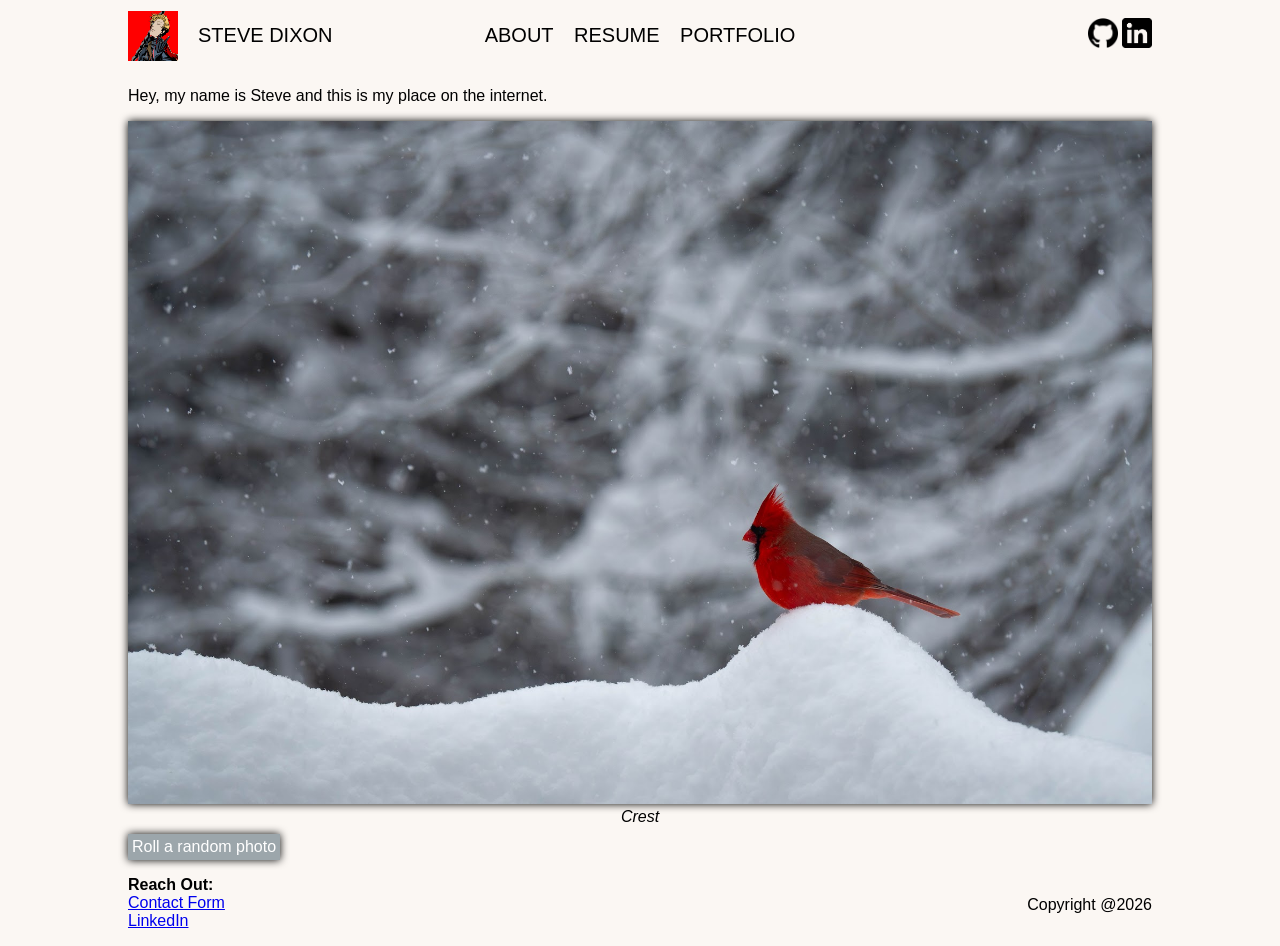
<file: index.html>
<!doctype html>
<html lang="en-US">
  <head>
    <meta charset="utf-8" />
    <meta name="viewport" content="width=device-width" />
    <meta property="og:title" content="Steve Dixon" />
    <meta name="twitter:title" content="Steve Dixon" />
    <meta
      name="description"
      content="A personal and portfolio website for Steve Dixon, software engineer, game maker and friend to birds."
    />
    <meta
      property="og:description"
      content="A personal and portfolio website for Steve Dixon, software engineer, game maker, and friend to birds."
    />
    <meta
      name="twitter:description"
      content="A personal and portfolio website for Steve Dixon, software engineer, game maker, and friend to birds."
    />
    <meta property="og:image" content="/assets/logo/logo.jpg" />
    <meta name="twitter:image" content="/assets/logo/logo.jpg" />
    <link rel="preconnect" href="https://fonts.googleapis.com" />
    <link rel="preconnect" href="https://fonts.gstatic.com" crossorigin />
    <link
      href="https://fonts.googleapis.com/css2?family=M+PLUS+U:wght@100..900&family=Montserrat:ital,wght@0,100..900;1,100..900&display=swap"
      rel="stylesheet"
    />
    <link rel="stylesheet" href="styles.css" />
    <script src="components/header.js" type="text/javascript" defer></script>
    <script src="components/footer.js" type="text/javascript" defer></script>
    <title>Steve Dixon</title>
    <link rel="icon" type="image/jpg" href="/favicon.ico" />
  </head>
  <style>
    .random-photo img {
      filter: drop-shadow(0 0 0.25rem black);
    }
    .random-photo figcaption {
      font-style: italic;
      text-align: center;
    }

    .random-photo figure {
      margin: 0;
    }

    .random-button {
      border: none;
      filter: drop-shadow(0 0 0.25rem black);
      background-color: #9ca6ab;
      color: white;
      font-size: 1rem;
      cursor: pointer;
      margin-top: 0.5rem;
      padding: 0.25rem;
    }
  </style>
  <body>
    <header-component></header-component>
    <main>
      <div class="home-section">
        <p>Hey, my name is Steve and this is my place on the internet.</p>
        <div class="random-photo" id="random-photo"></div>
      </div>
      <button
        class="random-button"
        id="random-photo-button"
        onClick="getRandomPhoto()"
      >
        Roll a random photo
      </button>
    </main>
    <footer-component></footer-component>
  </body>
  <script>
    function getRandomPhoto() {
      const photoArray = [
        {
          path: "cardinal.jpg",
          alt: "A bright red male cardinal in the white snow",
          caption: "Crest",
        },
        {
          path: "grackles.jpg",
          alt: "A handful of grackles in a leafless tree ",
          caption: "Scheming",
        },
        {
          path: "starlings.jpg",
          alt: "Starlings in a tree",
          caption: "Winter",
        },
        {
          path: "taipei-alley.jpg",
          alt: "A rainy alley in Jiufen, Taiwan with umbrellas and street vendors below and industrial air conditioning and buildings above",
          caption: "Jiufen, Taiwan",
        },
        {
          path: "taipei-lanterns.jpg",
          alt: "Bright red Chinese lanterns against a dark blue sky.",
          caption: "Lanterns in Jiufen",
        },
        {
          path: "titmouse.jpg",
          alt: "A round titmouse holding a seed on a tree branch in the winter looking directly at the camera",
          caption: "Looking back at me",
        },
        {
          path: "ireland1.jpg",
          alt: "A photo of a blue pond in the middle of misty and rainy woods in Ireland",
          caption: "Lady of the Lake",
        },
        {
          path: "lakeside.jpg",
          alt: "A photo of a lake with mountains in the distance, it's grey and overcast",
          caption: "Lakeside",
        },
        {
          path: "ireland-country.jpg",
          alt: "The sprawling green irish countryside with hills and a ruined castle",
          caption: "Countryside",
        },
        {
          path: "aran-island-1.jpg",
          alt: "Cliffs on the side of the Aran islands, the sky is grey and there's a small group of houses in the distance.",
          caption: "Inishmore",
        },
        {
          path: "ireland-bird.jpg",
          alt: "A small brown bird in the brush of the Irish seaside with the grey waves behind in the distance",
          caption: "Seabird",
        },
      ];
      const photoElement = document.getElementById("random-photo");
      while (photoElement.firstChild) {
        photoElement.removeChild(photoElement.firstChild);
      }
      const randomPhoto =
        photoArray[Math.floor(Math.random() * photoArray.length)];
      const figure = document.createElement("figure");
      const image = document.createElement("img");
      image.setAttribute("src", `/photos/${randomPhoto.path}`);
      image.setAttribute("width", "100%");
      image.setAttribute("alt", randomPhoto.alt);
      const figcaption = document.createElement("figcaption");
      figcaption.innerHTML = randomPhoto.caption;
      figure.appendChild(image);
      figure.appendChild(figcaption);
      photoElement.appendChild(figure);
    }
    getRandomPhoto();
  </script>
</html>
</file>
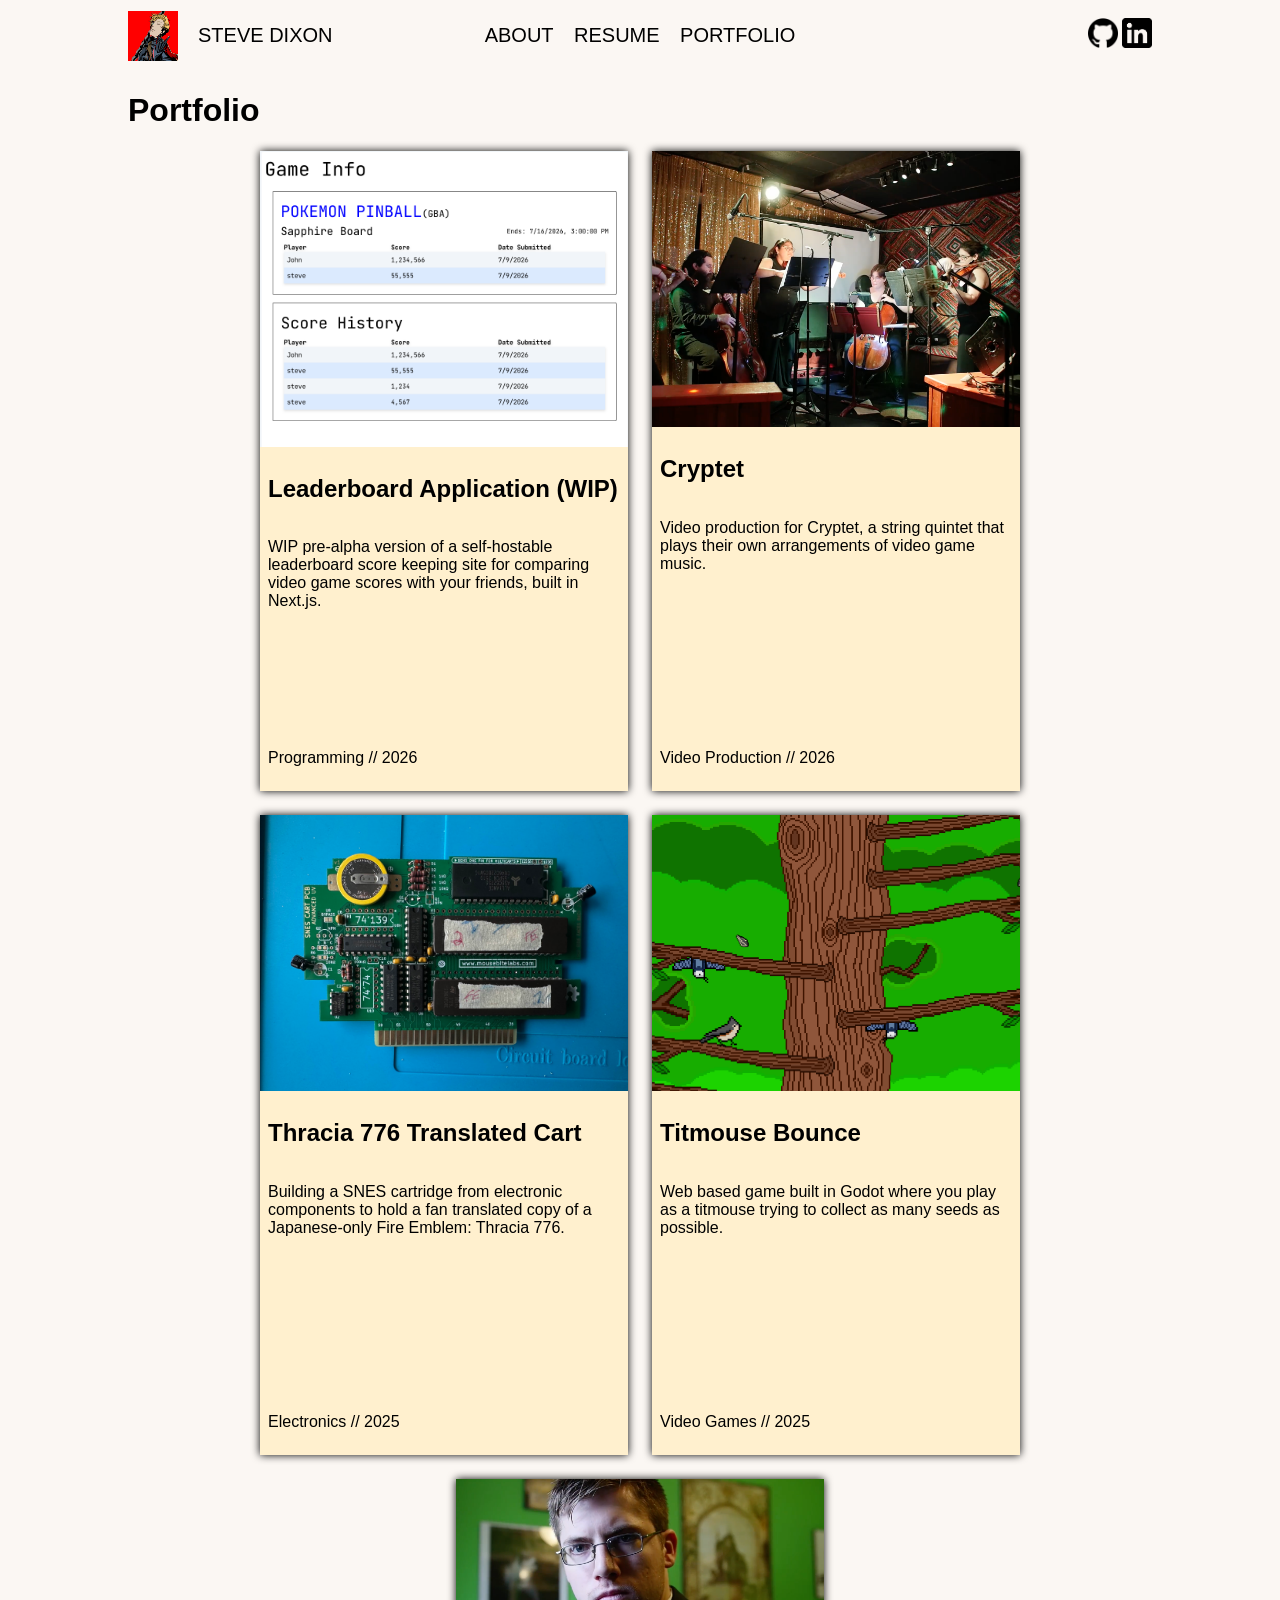
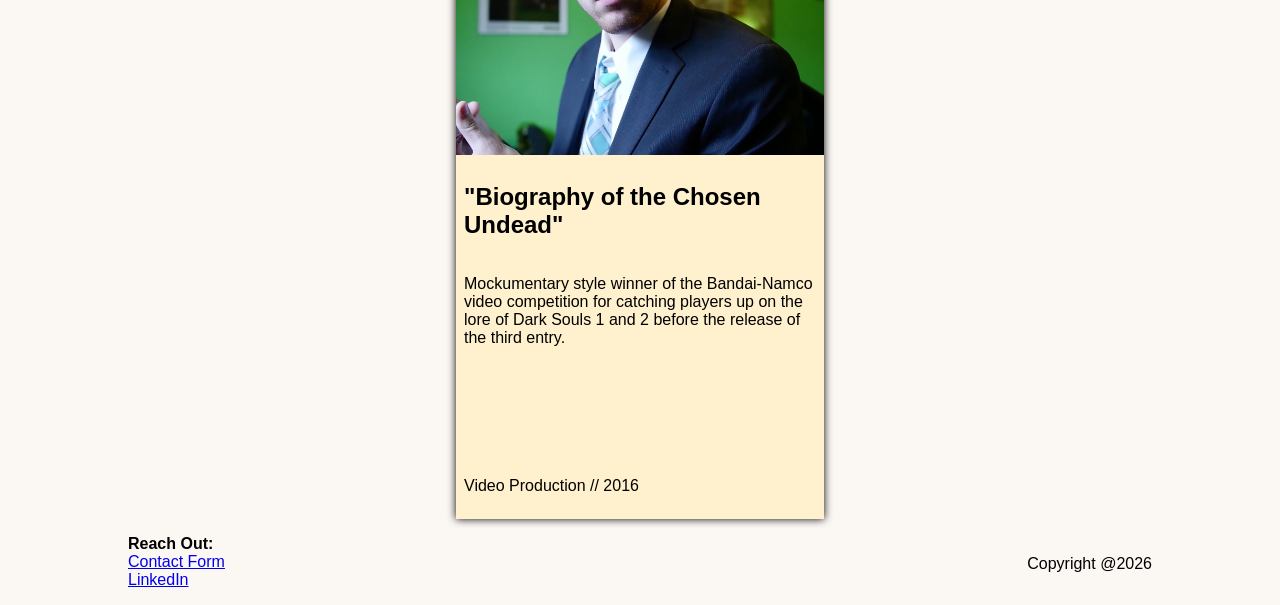
<file: portfolio/index.html>
<!doctype html>
<html lang="en-US">
  <head>
    <meta charset="utf-8" />
    <meta name="viewport" content="width=device-width" />
    <link rel="stylesheet" href="/styles.css" />
    <link rel="preconnect" href="https://fonts.googleapis.com" />
    <link rel="preconnect" href="https://fonts.gstatic.com" crossorigin />
    <link
      href="https://fonts.googleapis.com/css2?family=M+PLUS+U:wght@100..900&family=Montserrat:ital,wght@0,100..900;1,100..900&display=swap"
      rel="stylesheet"
    />
    <script src="/components/header.js" type="text/javascript" defer></script>
    <script
      src="/components/portfolio-card.js"
      type="text/javascript"
      defer
    ></script>
    <script src="/components/footer.js" type="text/javascript" defer></script>
    <title>Steve Dixon</title>
    <link rel="icon" type="image/jpg" href="/favicon.ico" />
  </head>
  <style>
    .portfolio-container {
      display: flex;
      justify-content: center;
      align-items: stretch;
      gap: 1.5rem;
      flex-wrap: wrap;
    }

    .portfolio-container a.card-link {
      display: block;
      z-index: 1;
    }

    .portfolio-container a.card-link::after {
      position: absolute;
      top: 0;
      left: 0;
      right: 0;
      bottom: 0;
      content: " ";
    }
    .portfolio-container img {
      object-fit: cover;
      width: 100%;
      height: 100%;
      display: block;
    }
  </style>
  <body>
    <header-component></header-component>
    <main>
      <h1>Portfolio</h1>
      <div class="portfolio-container">
        <card-component>
          <img slot="image" src="/portfolio/images/leaderboard.png" />
          <h2 slot="title">Leaderboard Application (WIP)</h2>
          <p class="description" slot="description">
            WIP pre-alpha version of a self-hostable leaderboard score keeping
            site for comparing video game scores with your friends, built in
            Next.js.
          </p>
          <p slot="type">Programming // 2026</p>
          <a slot="link" href="/portfolio/leaderboard" class="card-link"></a>
        </card-component>
        <card-component>
          <img slot="image" src="/portfolio/images/cryptet.png" />
          <h2 slot="title">Cryptet</h2>
          <p slot="description">
            Video production for Cryptet, a string quintet that plays their own
            arrangements of video game music.
          </p>
          <p slot="type">Video Production // 2026</p>
          <a slot="link" href="/portfolio/cryptet" class="card-link"></a>
        </card-component>
        <card-component>
          <img slot="image" src="/portfolio/images/thracia.jpg" />
          <h2 slot="title">Thracia 776 Translated Cart</h2>
          <p slot="description">
            Building a SNES cartridge from electronic components to hold a fan
            translated copy of a Japanese-only Fire Emblem: Thracia 776.
          </p>
          <p slot="type">Electronics // 2025</p>
          <a
            slot="link"
            href="/portfolio/thracia-cartridge"
            class="card-link"
          ></a>
        </card-component>
        <card-component>
          <img slot="image" src="/portfolio/images/titmouse-bounce.png" />
          <h2 slot="title">Titmouse Bounce</h2>
          <p slot="description">
            Web based game built in Godot where you play as a titmouse trying to
            collect as many seeds as possible.
          </p>
          <p slot="type">Video Games // 2025</p>
          <a
            slot="link"
            href="/portfolio/titmouse-bounce"
            class="card-link"
          ></a>
        </card-component>
        <card-component>
          <img slot="image" src="/portfolio/images/biography-undead.png" />
          <h2 slot="title">"Biography of the Chosen Undead"</h2>
          <p slot="description">
            Mockumentary style winner of the Bandai-Namco video competition for
            catching players up on the lore of Dark Souls 1 and 2 before the
            release of the third entry.
          </p>
          <p slot="type">Video Production // 2016</p>
          <a slot="link" href="/portfolio/dark-souls" class="card-link"></a>
        </card-component>
      </div>
    </main>
    <footer-component></footer-component>
  </body>
</html>
</file>
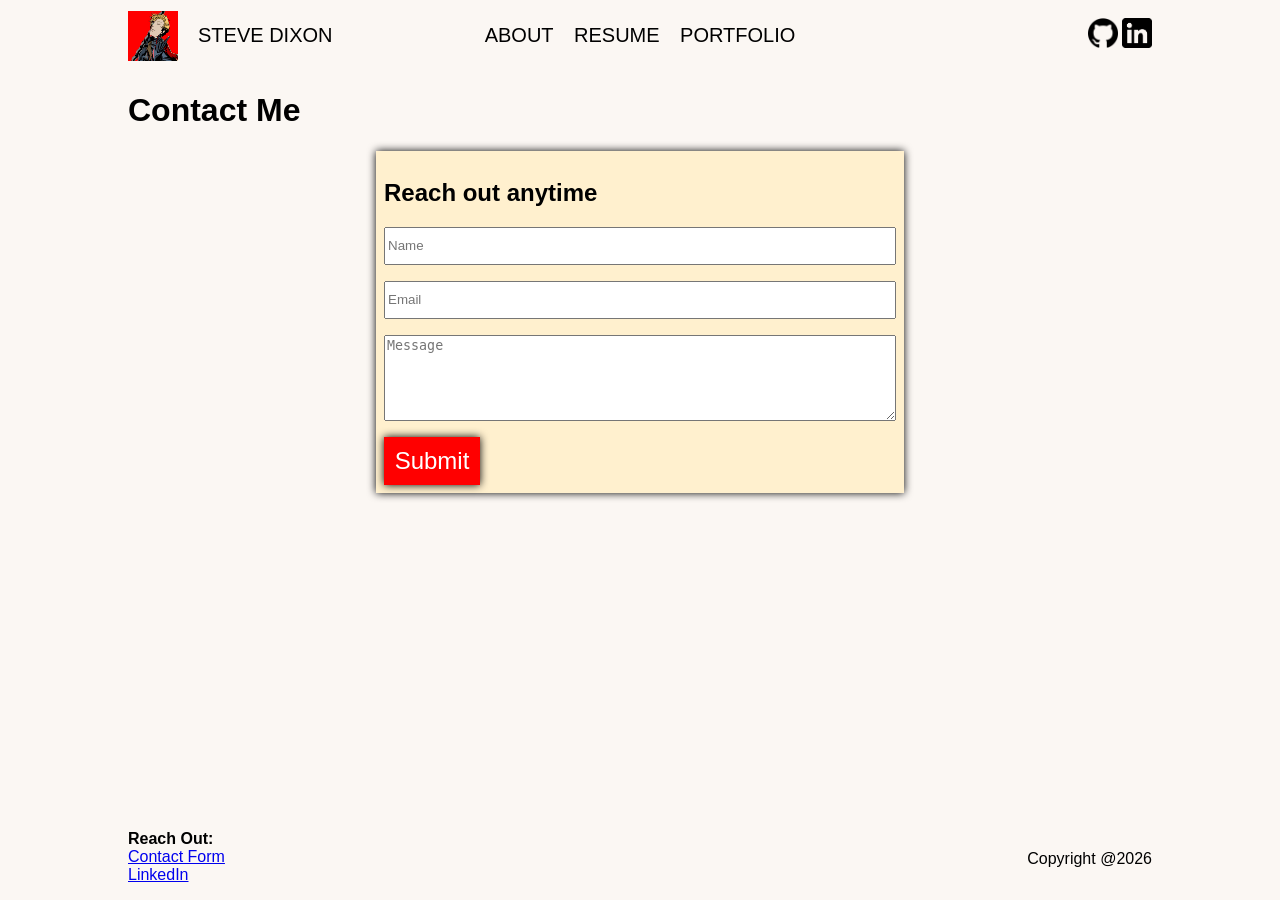
<file: contact.html>
<!doctype html>
<html lang="en-US">
  <head>
    <meta charset="utf-8" />
    <meta name="viewport" content="width=device-width" />
    <link rel="preconnect" href="https://fonts.googleapis.com" />
    <link rel="preconnect" href="https://fonts.gstatic.com" crossorigin />
    <link
      href="https://fonts.googleapis.com/css2?family=M+PLUS+U:wght@100..900&family=Montserrat:ital,wght@0,100..900;1,100..900&display=swap"
      rel="stylesheet"
    />
    <link rel="stylesheet" href="styles.css" />
    <script src="components/header.js" type="text/javascript" defer></script>
    <script src="components/footer.js" type="text/javascript" defer></script>
    <title>Steve Dixon</title>
    <link rel="icon" type="image/jpg" href="/favicon.ico" />
  </head>
  <style>
    .contact-section {
      width: 50%;
      margin: auto;
      filter: drop-shadow(0 0 0.25rem black);
      background-color: #fff0ce;
      padding: 0.5rem;
    }
    .contact-section form {
      display: flex;
      flex-direction: column;
      gap: 1rem;
    }

    .contact-section input {
      height: 2rem;
    }

    .contact-section textarea {
      height: 5rem;
    }
    .contact-section button {
      height: 3rem;
      background-color: #ff0000;
      color: white;
      font-size: 1.5rem;
      align-self: flex-start;
      border: none;
      filter: drop-shadow(0 0 0.25rem black);
      width: 6rem;
    }

    .contact-section button:hover {
      background-color: #a61212;
      cursor: pointer;
    }

    .contact-section h1 {
      margin-top: 0;
    }
  </style>
  <body>
    <header-component></header-component>
    <main>
      <h1>Contact Me</h1>
      <div class="contact-section">
        <h2>Reach out anytime</h2>
        <form action="https://api.web3forms.com/submit" method="POST">
          <input
            type="hidden"
            name="access_key"
            value="ff2a97ac-c5fb-4eb0-ba48-c506958053b3"
          />
          <input type="text" name="name" placeholder="Name" required />
          <input type="email" name="email" placeholder="Email" required />
          <textarea name="message" placeholder="Message" required></textarea>
          <button type="submit">Submit</button>
        </form>
      </div>
    </main>
    <footer-component></footer-component>
  </body>
</html>
</file>
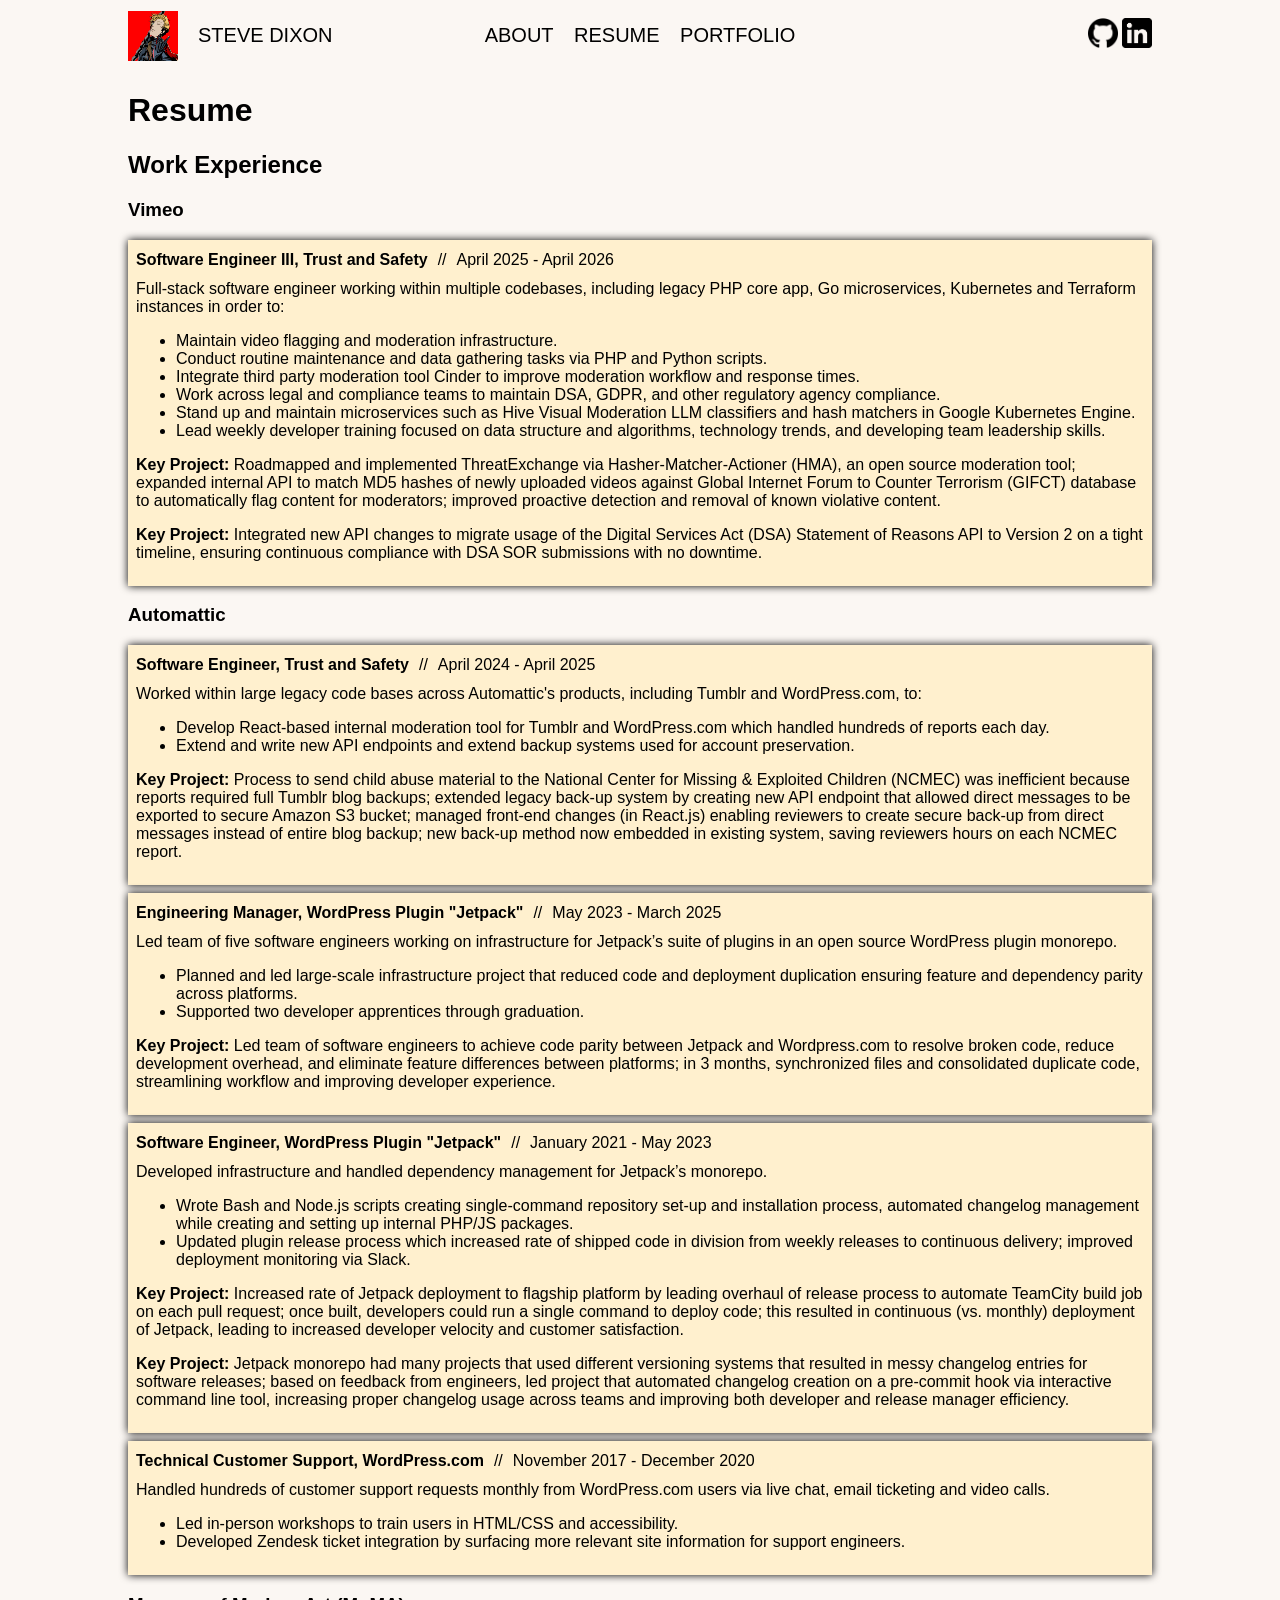
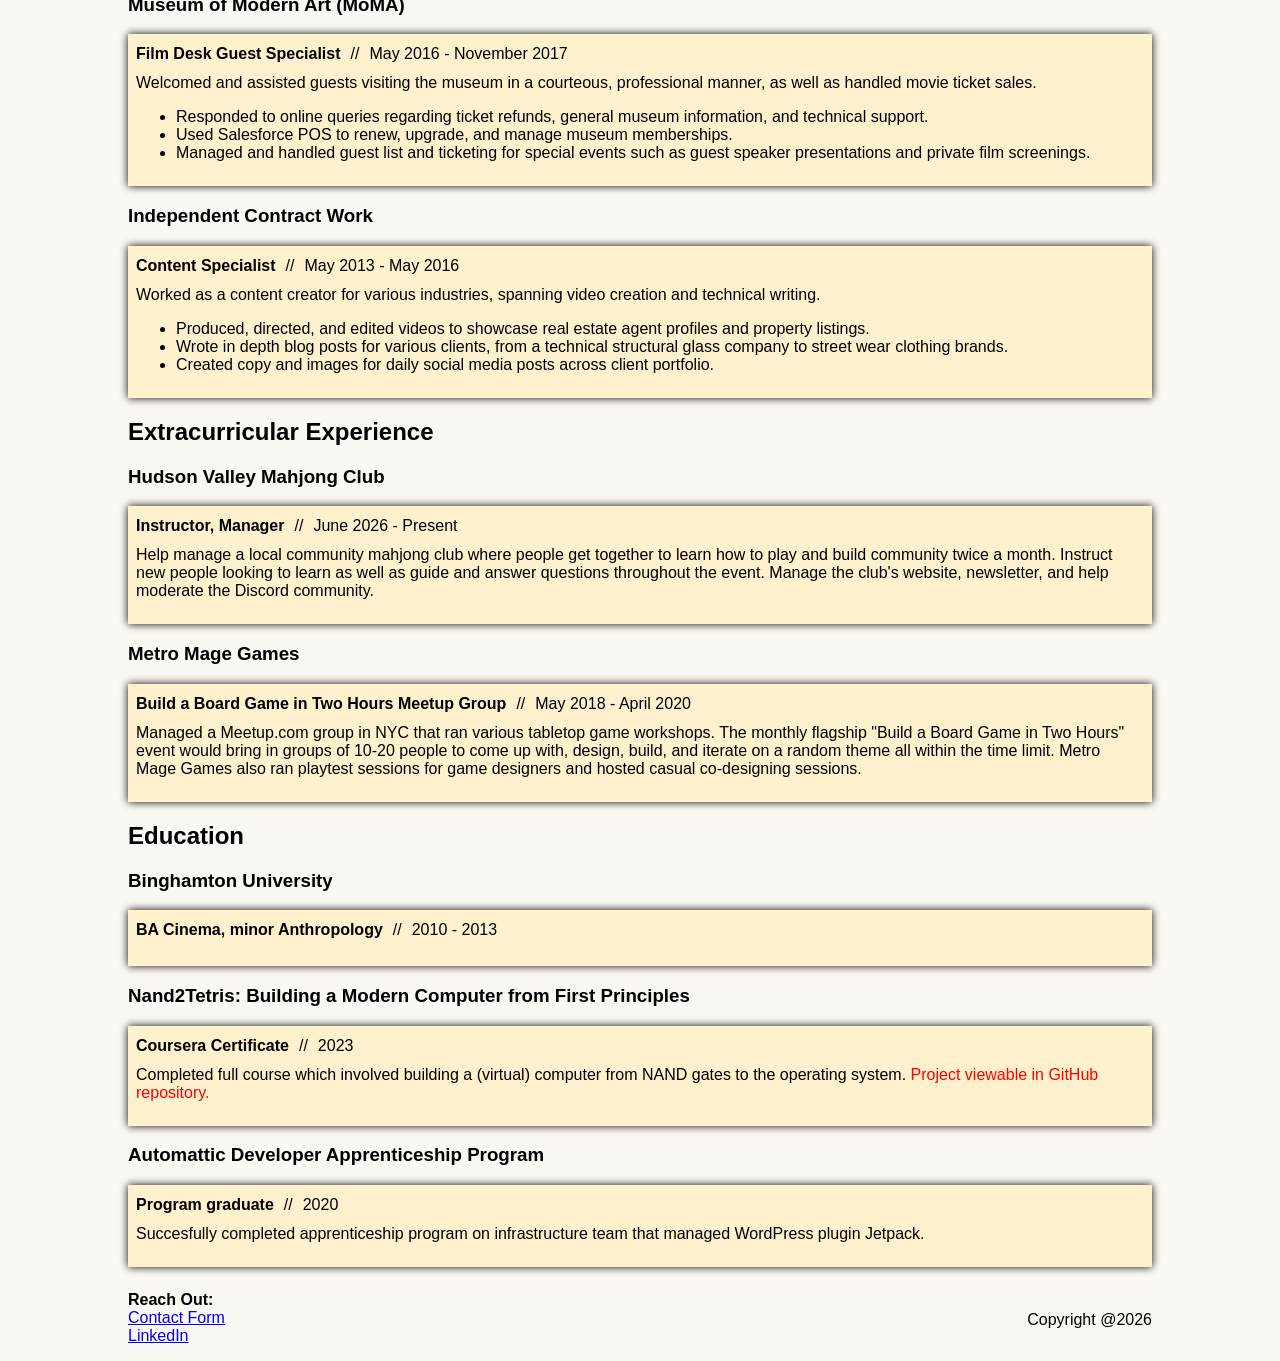
<file: resume.html>
<!doctype html>
<html lang="en-US">
  <head>
    <meta charset="utf-8" />
    <meta name="viewport" content="width=device-width" />
    <link rel="preconnect" href="https://fonts.googleapis.com" />
    <link rel="preconnect" href="https://fonts.gstatic.com" crossorigin />
    <link
      href="https://fonts.googleapis.com/css2?family=M+PLUS+U:wght@100..900&family=Montserrat:ital,wght@0,100..900;1,100..900&display=swap"
      rel="stylesheet"
    />
    <link rel="stylesheet" href="styles.css" />
    <script src="/components/header.js" type="text/javascript" defer></script>
    <script src="/components/resume.js" type="text/javascript" defer></script>
    <script src="/components/footer.js" type="text/javascript" defer></script>
    <title>Steve's Portfolio</title>
    <link rel="icon" type="image/jpg" href="/favicon.ico" />
  </head>
  <body>
    <header-component></header-component>
    <main>
      <h1>Resume</h1>
      <div>
        <h2 class="work-experience">Work Experience</h2>
        <h3>Vimeo</h3>
        <resume-component>
          <span slot="job-title">Software Engineer III, Trust and Safety</span>
          <span slot="date-range">April 2025 - April 2026</span>
          <span slot="paragraph-description">
            Full-stack software engineer working within multiple codebases,
            including legacy PHP core app, Go microservices, Kubernetes and
            Terraform instances in order to:
          </span>
          <ul slot="bulleted-description">
            <li>Maintain video flagging and moderation infrastructure.</li>
            <li>
              Conduct routine maintenance and data gathering tasks via PHP and
              Python scripts.
            </li>
            <li>
              Integrate third party moderation tool Cinder to improve moderation
              workflow and response times.
            </li>
            <li>
              Work across legal and compliance teams to maintain DSA, GDPR, and
              other regulatory agency compliance.
            </li>
            <li>
              Stand up and maintain microservices such as Hive Visual Moderation
              LLM classifiers and hash matchers in Google Kubernetes Engine.
            </li>
            <li>
              Lead weekly developer training focused on data structure and
              algorithms, technology trends, and developing team leadership
              skills.
            </li>
          </ul>
          <div slot="key-project">
            <p>
              <span style="font-weight: bold">Key Project:</span>
              Roadmapped and implemented ThreatExchange via
              Hasher-Matcher-Actioner (HMA), an open source moderation tool;
              expanded internal API to match MD5 hashes of newly uploaded videos
              against Global Internet Forum to Counter Terrorism (GIFCT)
              database to automatically flag content for moderators; improved
              proactive detection and removal of known violative content.
            </p>
            <p>
              <span style="font-weight: bold">Key Project:</span>
              Integrated new API changes to migrate usage of the Digital
              Services Act (DSA) Statement of Reasons API to Version 2 on a
              tight timeline, ensuring continuous compliance with DSA SOR
              submissions with no downtime.
            </p>
          </div>
        </resume-component>
        <h3>Automattic</h3>
        <resume-component>
          <span slot="job-title">Software Engineer, Trust and Safety</span>
          <span slot="date-range">April 2024 - April 2025</span>
          <span slot="paragraph-description">
            Worked within large legacy code bases across Automattic's products,
            including Tumblr and WordPress.com, to:
          </span>
          <ul slot="bulleted-description">
            <li>
              Develop React-based internal moderation tool for Tumblr and
              WordPress.com which handled hundreds of reports each day.
            </li>
            <li>
              Extend and write new API endpoints and extend backup systems used
              for account preservation.
            </li>
          </ul>
          <div slot="key-project">
            <p>
              <span style="font-weight: bold">Key Project:</span>
              Process to send child abuse material to the National Center for
              Missing & Exploited Children (NCMEC) was inefficient because
              reports required full Tumblr blog backups; extended legacy back-up
              system by creating new API endpoint that allowed direct messages
              to be exported to secure Amazon S3 bucket; managed front-end
              changes (in React.js) enabling reviewers to create secure back-up
              from direct messages instead of entire blog backup; new back-up
              method now embedded in existing system, saving reviewers hours on
              each NCMEC report.
            </p>
          </div>
        </resume-component>
        <resume-component>
          <span slot="job-title">
            Engineering Manager, WordPress Plugin "Jetpack"
          </span>
          <span slot="date-range">May 2023 - March 2025</span>
          <span slot="paragraph-description">
            Led team of five software engineers working on infrastructure for
            Jetpack’s suite of plugins in an open source WordPress plugin
            monorepo.
          </span>
          <ul slot="bulleted-description">
            <li>
              Planned and led large-scale infrastructure project that reduced
              code and deployment duplication ensuring feature and dependency
              parity across platforms.
            </li>
            <li>Supported two developer apprentices through graduation.</li>
          </ul>
          <div slot="key-project">
            <p>
              <span style="font-weight: bold">Key Project:</span>
              Led team of software engineers to achieve code parity between
              Jetpack and Wordpress.com to resolve broken code, reduce
              development overhead, and eliminate feature differences between
              platforms; in 3 months, synchronized files and consolidated
              duplicate code, streamlining workflow and improving developer
              experience.
            </p>
          </div>
        </resume-component>
        <resume-component>
          <span slot="job-title">
            Software Engineer, WordPress Plugin "Jetpack"
          </span>
          <span slot="date-range">January 2021 - May 2023</span>
          <span slot="paragraph-description">
            Developed infrastructure and handled dependency management for
            Jetpack’s monorepo.
          </span>
          <ul slot="bulleted-description">
            <li>
              Wrote Bash and Node.js scripts creating single-command repository
              set-up and installation process, automated changelog management
              while creating and setting up internal PHP/JS packages.
            </li>
            <li>
              Updated plugin release process which increased rate of shipped
              code in division from weekly releases to continuous delivery;
              improved deployment monitoring via Slack.
            </li>
          </ul>
          <div slot="key-project">
            <p>
              <span style="font-weight: bold">Key Project:</span>
              Increased rate of Jetpack deployment to flagship platform by
              leading overhaul of release process to automate TeamCity build job
              on each pull request; once built, developers could run a single
              command to deploy code; this resulted in continuous (vs. monthly)
              deployment of Jetpack, leading to increased developer velocity and
              customer satisfaction.
            </p>
            <p>
              <span style="font-weight: bold">Key Project:</span>
              Jetpack monorepo had many projects that used different versioning
              systems that resulted in messy changelog entries for software
              releases; based on feedback from engineers, led project that
              automated changelog creation on a pre-commit hook via interactive
              command line tool, increasing proper changelog usage across teams
              and improving both developer and release manager efficiency.
            </p>
          </div>
        </resume-component>
        <resume-component>
          <span slot="job-title">
            Technical Customer Support, WordPress.com
          </span>
          <span slot="date-range">November 2017 - December 2020</span>
          <span slot="paragraph-description"
            >Handled hundreds of customer support requests monthly from
            WordPress.com users via live chat, email ticketing and video
            calls.</span
          >
          <ul slot="bulleted-description">
            <li>
              Led in-person workshops to train users in HTML/CSS and
              accessibility.
            </li>
            <li>
              Developed Zendesk ticket integration by surfacing more relevant
              site information for support engineers.
            </li>
          </ul>
        </resume-component>
        <h3>Museum of Modern Art (MoMA)</h3>
        <resume-component>
          <span slot="job-title">Film Desk Guest Specialist</span>
          <span slot="date-range">May 2016 - November 2017</span>
          <span slot="paragraph-description"
            >Welcomed and assisted guests visiting the museum in a courteous,
            professional manner, as well as handled movie ticket sales.</span
          >
          <ul slot="bulleted-description">
            <li>
              Responded to online queries regarding ticket refunds, general
              museum information, and technical support.
            </li>
            <li>
              Used Salesforce POS to renew, upgrade, and manage museum
              memberships.
            </li>
            <li>
              Managed and handled guest list and ticketing for special events
              such as guest speaker presentations and private film screenings.
            </li>
          </ul>
        </resume-component>
        <h3>Independent Contract Work</h3>
        <resume-component>
          <span slot="job-title">Content Specialist</span>
          <span slot="date-range">May 2013 - May 2016</span>
          <span slot="paragraph-description"
            >Worked as a content creator for various industries, spanning video
            creation and technical writing.</span
          >
          <ul slot="bulleted-description">
            <li>
              Produced, directed, and edited videos to showcase real estate
              agent profiles and property listings.
            </li>
            <li>
              Wrote in depth blog posts for various clients, from a technical
              structural glass company to street wear clothing brands.
            </li>
            <li>
              Created copy and images for daily social media posts across client
              portfolio.
            </li>
          </ul>
        </resume-component>
        <h2 class="play-experience">Extracurricular Experience</h2>
        <h3>Hudson Valley Mahjong Club</h3>
        <resume-component>
          <span slot="job-title">Instructor, Manager</span>
          <span slot="date-range">June 2026 - Present</span>
          <span slot="paragraph-description"
            >Help manage a local community mahjong club where people get
            together to learn how to play and build community twice a month.
            Instruct new people looking to learn as well as guide and answer
            questions throughout the event. Manage the club's website,
            newsletter, and help moderate the Discord community.</span
          >
        </resume-component>
        <h3>Metro Mage Games</h3>
        <resume-component>
          <span slot="job-title"
            >Build a Board Game in Two Hours Meetup Group</span
          >
          <span slot="date-range">May 2018 - April 2020</span>
          <span slot="paragraph-description"
            >Managed a Meetup.com group in NYC that ran various tabletop game
            workshops. The monthly flagship "Build a Board Game in Two Hours"
            event would bring in groups of 10-20 people to come up with, design,
            build, and iterate on a random theme all within the time limit.
            Metro Mage Games also ran playtest sessions for game designers and
            hosted casual co-designing sessions.
          </span>
        </resume-component>
        <h2 class="play-experience">Education</h2>
        <h3>Binghamton University</h3>
        <resume-component>
          <span slot="job-title">BA Cinema, minor Anthropology</span>
          <span slot="date-range">2010 - 2013</span>
          <span slot="paragraph-description"> </span>
        </resume-component>
        <h3>Nand2Tetris: Building a Modern Computer from First Principles</h3>
        <resume-component>
          <span slot="job-title">Coursera Certificate</span>
          <span slot="date-range">2023</span>
          <span slot="paragraph-description">
            Completed full course which involved building a (virtual) computer
            from NAND gates to the operating system.
            <a href="https://github.com/sdixon194/nand2tetris" target="_blank"
              >Project viewable in GitHub repository.</a
            >
          </span>
        </resume-component>
        <h3>Automattic Developer Apprenticeship Program</h3>
        <resume-component>
          <span slot="job-title">Program graduate</span>
          <span slot="date-range">2020</span>
          <span slot="paragraph-description">
            Succesfully completed apprenticeship program on infrastructure team
            that managed WordPress plugin Jetpack.
          </span>
        </resume-component>
      </div>
    </main>
    <footer-component></footer-component>
  </body>
</html>
</file>
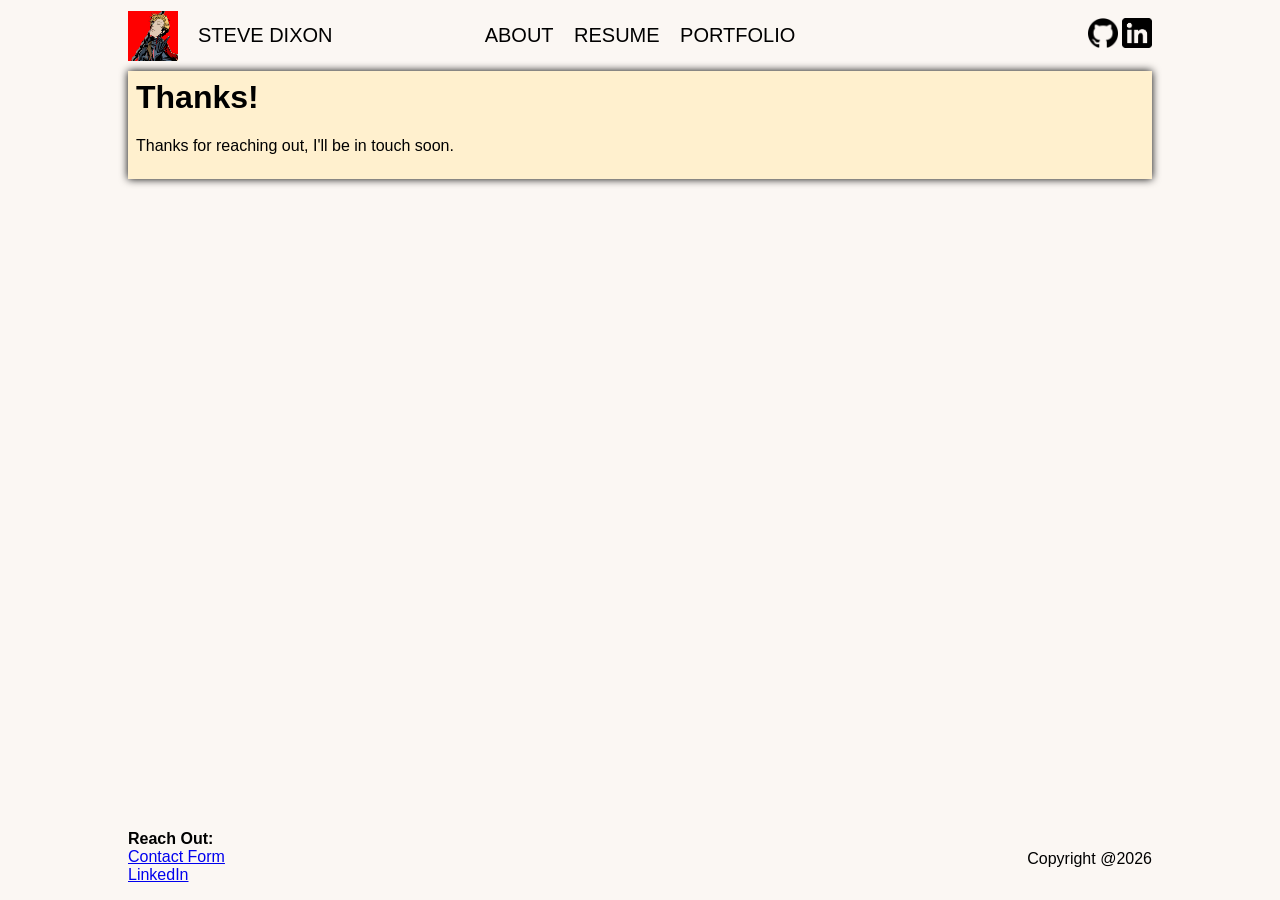
<file: thank-you.html>
<!doctype html>
<html lang="en-US">
  <head>
    <meta charset="utf-8" />
    <meta name="viewport" content="width=device-width" />
    <link rel="preconnect" href="https://fonts.googleapis.com" />
    <link rel="preconnect" href="https://fonts.gstatic.com" crossorigin />
    <link
      href="https://fonts.googleapis.com/css2?family=M+PLUS+U:wght@100..900&family=Montserrat:ital,wght@0,100..900;1,100..900&display=swap"
      rel="stylesheet"
    />
    <link rel="stylesheet" href="styles.css" />
    <script src="components/header.js" type="text/javascript" defer></script>
    <script src="components/footer.js" type="text/javascript" defer></script>
    <title>Steve Dixon</title>
    <link rel="icon" type="image/jpg" href="/favicon.ico" />
  </head>
  <style>
    .contact-section {
      margin: auto;
      filter: drop-shadow(0 0 0.25rem black);
      background-color: #fff0ce;
      padding: 0.5rem;
    }
    .contact-section form {
      display: flex;
      flex-direction: column;
      gap: 1rem;
    }

    .contact-section input {
      height: 2rem;
    }

    .contact-section textarea {
      height: 5rem;
    }
    .contact-section button {
      height: 3rem;
      background-color: #ff0000;
      color: white;
      font-size: 1.5rem;
      align-self: flex-start;
      border: none;
      filter: drop-shadow(0 0 0.25rem black);
      width: 20%;
    }

    .contact-section button:hover {
      background-color: #a61212;
      cursor: pointer;
    }

    .contact-section h1 {
      margin-top: 0;
    }
  </style>
  <body>
    <header-component></header-component>
    <main>
      <div class="contact-section">
        <h1>Thanks!</h1>
        <p>Thanks for reaching out, I'll be in touch soon.</p>
      </div>
    </main>
    <footer-component></footer-component>
  </body>
</html>
</file>
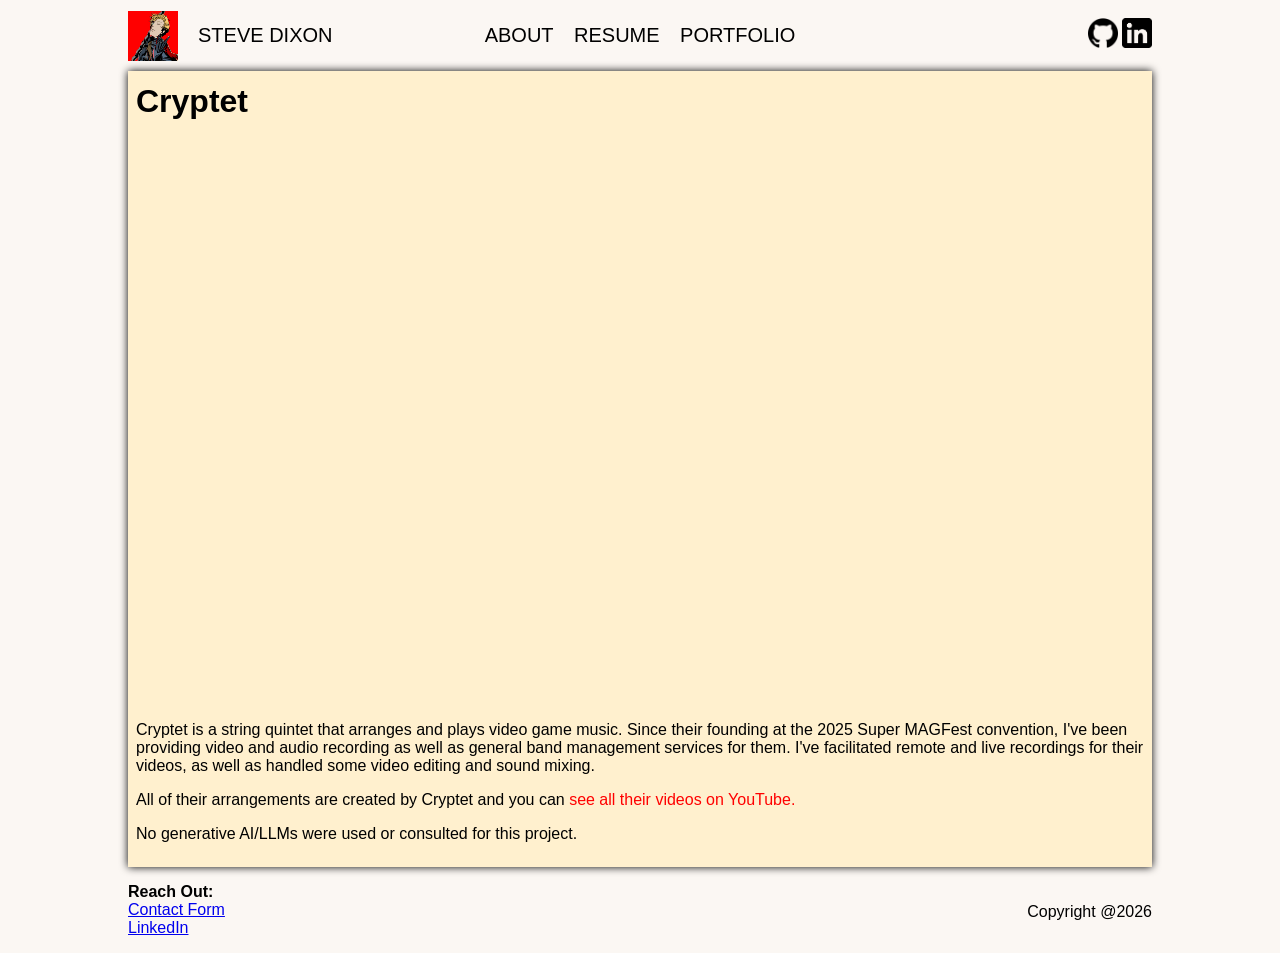
<file: portfolio/cryptet.html>
<!doctype html>
<html lang="en-US">
  <head>
    <meta charset="utf-8" />
    <meta name="viewport" content="width=device-width" />
    <link rel="stylesheet" href="/styles.css" />
    <link rel="preconnect" href="https://fonts.googleapis.com" />
    <link rel="preconnect" href="https://fonts.gstatic.com" crossorigin />
    <link
      href="https://fonts.googleapis.com/css2?family=M+PLUS+U:wght@100..900&family=Montserrat:ital,wght@0,100..900;1,100..900&display=swap"
      rel="stylesheet"
    />
    <script src="../components/header.js" type="text/javascript" defer></script>
    <script src="../components/footer.js" type="text/javascript" defer></script>
    <title>Steve's Portfolio</title>
    <link rel="icon" type="image/jpg" href="/favicon.ico" />
  </head>
  <body>
    <header-component></header-component>
    <main>
      <div class="portfolio">
        <h1>Cryptet</h1>
        <div class="video-container">
          <iframe
            width="100%"
            height="560"
            src="https://www.youtube.com/embed/3zsPv_XiZm4?si=-oKfXvciBv0lVyBu"
            title="YouTube video player"
            frameborder="0"
            allow="
              accelerometer;
              autoplay;
              clipboard-write;
              encrypted-media;
              gyroscope;
              picture-in-picture;
              web-share;
            "
            referrerpolicy="strict-origin-when-cross-origin"
            allowfullscreen
          ></iframe>
        </div>
        <p>
          Cryptet is a string quintet that arranges and plays video game music.
          Since their founding at the 2025 Super MAGFest convention, I've been
          providing video and audio recording as well as general band management
          services for them. I've facilitated remote and live recordings for
          their videos, as well as handled some video editing and sound mixing.
        </p>
        <p>
          All of their arrangements are created by Cryptet and you can
          <a href="https://www.youtube.com/@CryptetMusic" target="_blank"
            >see all their videos on YouTube.</a
          >
        </p>
        <p>No generative AI/LLMs were used or consulted for this project.</p>
      </div>
    </main>
    <footer-component></footer-component>
  </body>
</html>
</file>
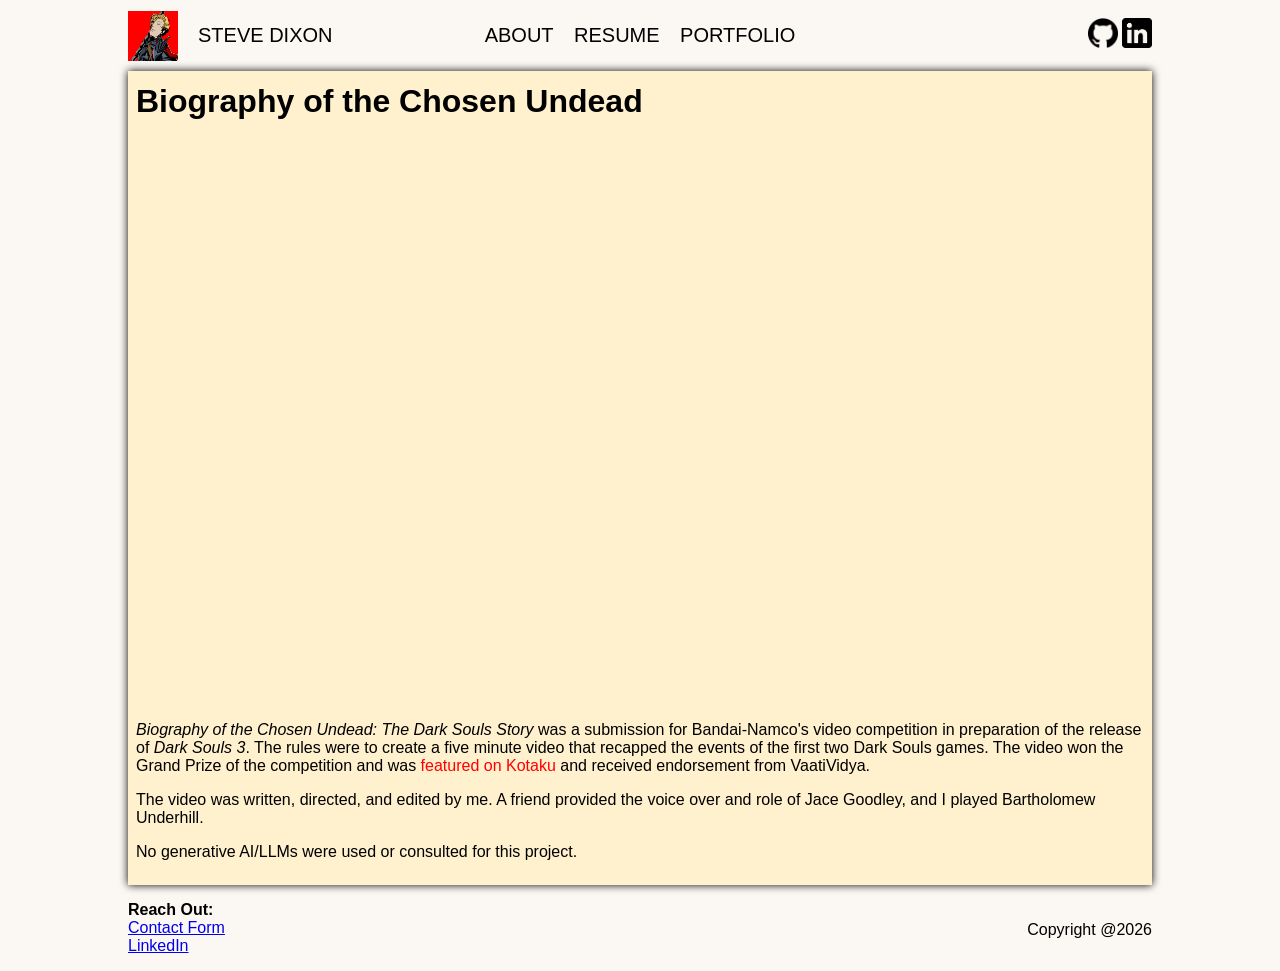
<file: portfolio/dark-souls.html>
<!doctype html>
<html lang="en-US">
  <head>
    <meta charset="utf-8" />
    <meta name="viewport" content="width=device-width" />
    <link rel="stylesheet" href="/styles.css" />
    <link rel="preconnect" href="https://fonts.googleapis.com" />
    <link rel="preconnect" href="https://fonts.gstatic.com" crossorigin />
    <link
      href="https://fonts.googleapis.com/css2?family=M+PLUS+U:wght@100..900&family=Montserrat:ital,wght@0,100..900;1,100..900&display=swap"
      rel="stylesheet"
    />
    <script src="../components/header.js" type="text/javascript" defer></script>
    <script src="../components/footer.js" type="text/javascript" defer></script>
    <title>Steve's Portfolio</title>
    <link rel="icon" type="image/jpg" href="/favicon.ico" />
  </head>
  <body>
    <header-component></header-component>
    <main>
      <div class="portfolio">
        <h1>Biography of the Chosen Undead</h1>
        <div class="video-container">
          <iframe
            width="100%"
            height="560"
            src="https://www.youtube.com/embed/mbiLl-m0Ry4?si=e4o-ez-Ea_i-IxXR"
            title="YouTube video player"
            frameborder="0"
            allow="
              accelerometer;
              autoplay;
              clipboard-write;
              encrypted-media;
              gyroscope;
              picture-in-picture;
              web-share;
            "
            referrerpolicy="strict-origin-when-cross-origin"
            allowfullscreen
          ></iframe>
        </div>
        <p>
          <i>Biography of the Chosen Undead: The Dark Souls Story</i> was a
          submission for Bandai-Namco's video competition in preparation of the
          release of <i>Dark Souls 3</i>. The rules were to create a five minute
          video that recapped the events of the first two Dark Souls games. The
          video won the Grand Prize of the competition and was
          <a
            href="https://kotaku.com/namco-is-offering-10-000-to-anyone-who-can-actually-ex-1758274448"
            target="_blank"
            >featured on Kotaku</a
          >
          and received endorsement from VaatiVidya.
        </p>
        <p>
          The video was written, directed, and edited by me. A friend provided
          the voice over and role of Jace Goodley, and I played Bartholomew
          Underhill.
        </p>
        <p>No generative AI/LLMs were used or consulted for this project.</p>
      </div>
    </main>
    <footer-component></footer-component>
  </body>
</html>
</file>
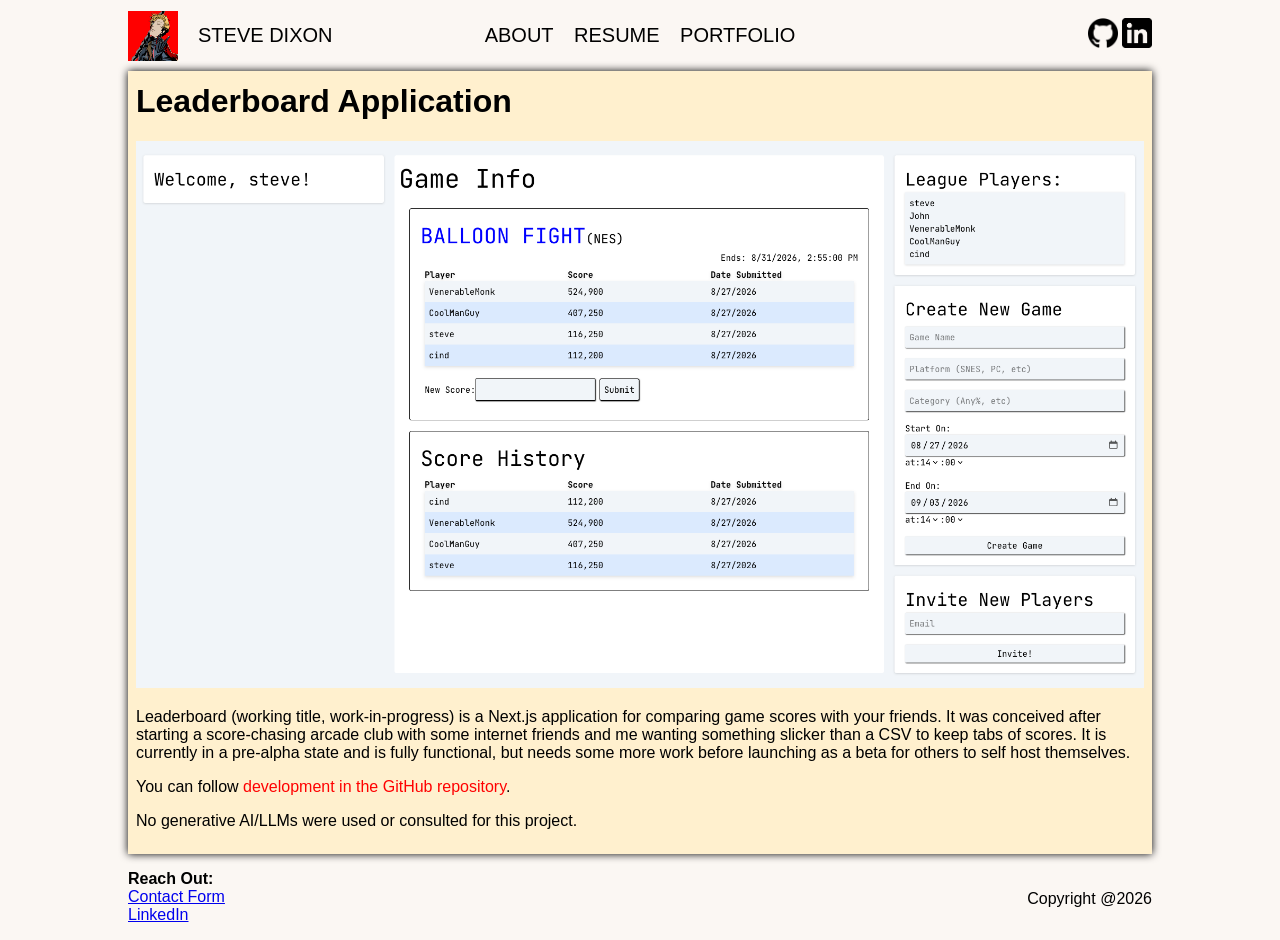
<file: portfolio/leaderboard.html>
<!doctype html>
<html lang="en-US">
  <head>
    <meta charset="utf-8" />
    <meta name="viewport" content="width=device-width" />
    <link rel="stylesheet" href="/styles.css" />
    <link rel="preconnect" href="https://fonts.googleapis.com" />
    <link rel="preconnect" href="https://fonts.gstatic.com" crossorigin />
    <link
      href="https://fonts.googleapis.com/css2?family=M+PLUS+U:wght@100..900&family=Montserrat:ital,wght@0,100..900;1,100..900&display=swap"
      rel="stylesheet"
    />
    <script src="../components/header.js" type="text/javascript" defer></script>
    <script src="../components/footer.js" type="text/javascript" defer></script>
    <title>Steve's Portfolio</title>
    <link rel="icon" type="image/jpg" href="/favicon.ico" />
  </head>
  <body>
    <header-component></header-component>
    <main>
      <div class="portfolio">
        <h1>Leaderboard Application</h1>
        <img
          width="100%"
          height="auto"
          src="/portfolio/images/leaderboard-2.png"
        />
        <p>
          Leaderboard (working title, work-in-progress) is a Next.js application
          for comparing game scores with your friends. It was conceived after
          starting a score-chasing arcade club with some internet friends and me
          wanting something slicker than a CSV to keep tabs of scores. It is
          currently in a pre-alpha state and is fully functional, but needs some
          more work before launching as a beta for others to self host
          themselves.
        </p>
        <p>
          You can follow
          <a
            href="https://github.com/sdixon194/leaderboard-next"
            target="_blank"
            >development in the GitHub repository</a
          >.
        </p>
        <p>No generative AI/LLMs were used or consulted for this project.</p>
      </div>
    </main>
    <footer-component></footer-component>
  </body>
</html>
</file>
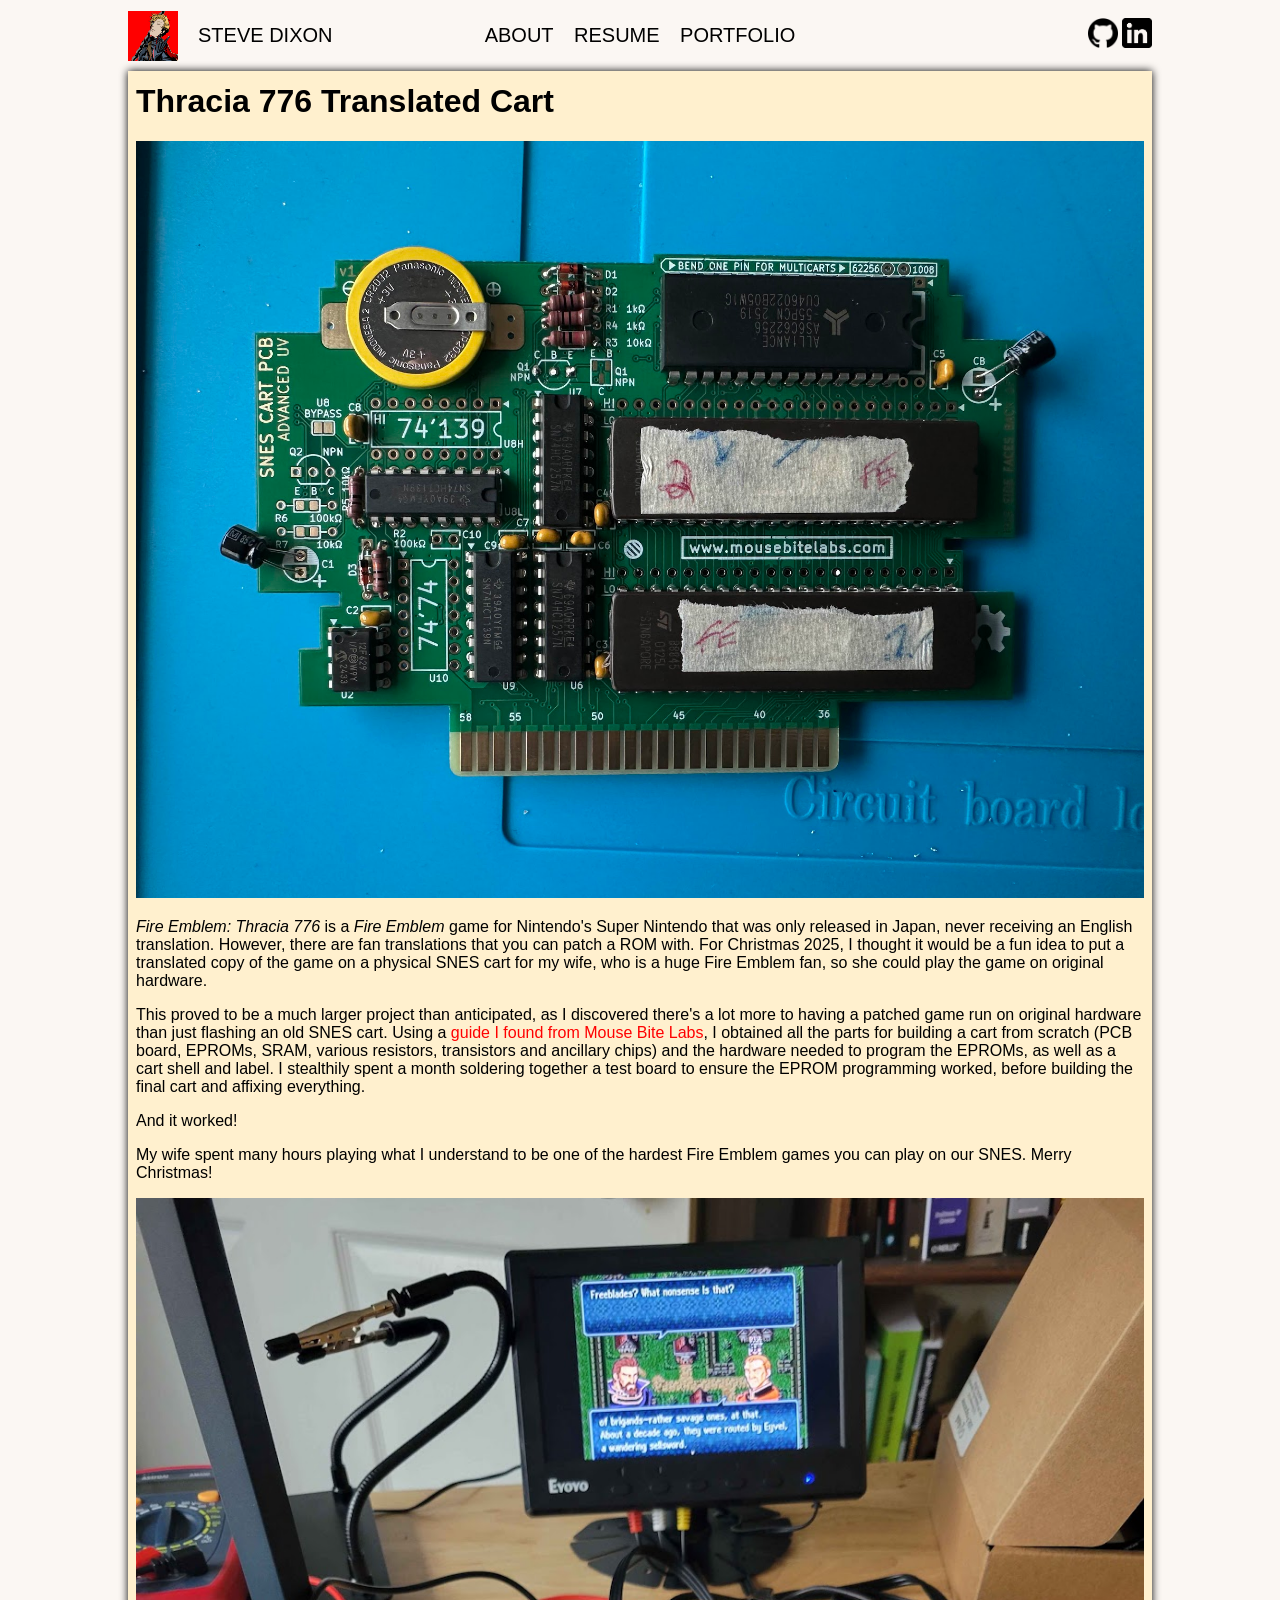
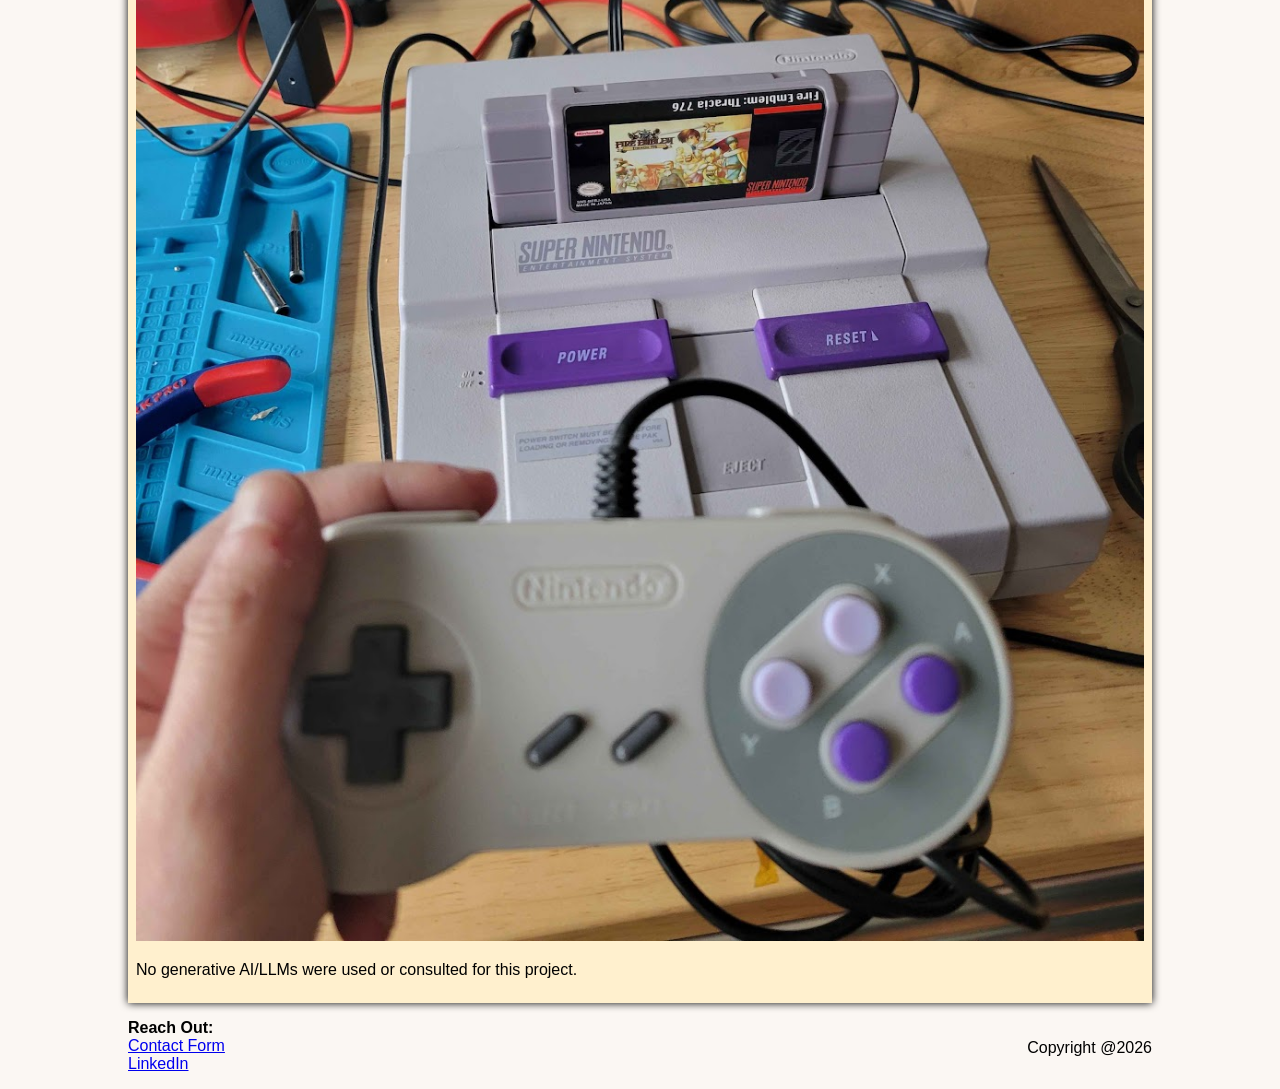
<file: portfolio/thracia-cartridge.html>
<!doctype html>
<html lang="en-US">
  <head>
    <meta charset="utf-8" />
    <meta name="viewport" content="width=device-width" />
    <link rel="stylesheet" href="/styles.css" />
    <link rel="preconnect" href="https://fonts.googleapis.com" />
    <link rel="preconnect" href="https://fonts.gstatic.com" crossorigin />
    <link
      href="https://fonts.googleapis.com/css2?family=M+PLUS+U:wght@100..900&family=Montserrat:ital,wght@0,100..900;1,100..900&display=swap"
      rel="stylesheet"
    />
    <script src="../components/header.js" type="text/javascript" defer></script>
    <script src="../components/footer.js" type="text/javascript" defer></script>
    <title>Steve's Portfolio</title>
    <link rel="icon" type="image/jpg" href="/favicon.ico" />
  </head>
  <style>
    img {
      object-fit: cover;
    }
  </style>
  <body>
    <header-component></header-component>
    <main>
      <div class="portfolio">
        <h1>Thracia 776 Translated Cart</h1>
        <img width="100%" height="auto" src="/portfolio/images/thracia.jpg" />
        <p>
          <i>Fire Emblem: Thracia 776</i> is a <i>Fire Emblem</i> game for
          Nintendo's Super Nintendo that was only released in Japan, never
          receiving an English translation. However, there are fan translations
          that you can patch a ROM with. For Christmas 2025, I thought it would
          be a fun idea to put a translated copy of the game on a physical SNES
          cart for my wife, who is a huge Fire Emblem fan, so she could play the
          game on original hardware.
        </p>
        <p>
          This proved to be a much larger project than anticipated, as I
          discovered there's a lot more to having a patched game run on original
          hardware than just flashing an old SNES cart. Using a
          <a
            href="https://mousebitelabs.com/2017/09/14/how-to-make-a-snes-reproduction-cartridge/"
            targe="_blank"
          >
            guide I found from Mouse Bite Labs</a
          >, I obtained all the parts for building a cart from scratch (PCB
          board, EPROMs, SRAM, various resistors, transistors and ancillary
          chips) and the hardware needed to program the EPROMs, as well as a
          cart shell and label. I stealthily spent a month soldering together a
          test board to ensure the EPROM programming worked, before building the
          final cart and affixing everything.
        </p>
        <p>And it worked!</p>
        <p>
          My wife spent many hours playing what I understand to be one of the
          hardest Fire Emblem games you can play on our SNES. Merry Christmas!
        </p>
        <img width="100%" height="auto" src="/portfolio/images/thracia-2.jpg" />
        <p>No generative AI/LLMs were used or consulted for this project.</p>
      </div>
    </main>
    <footer-component></footer-component>
  </body>
</html>
</file>
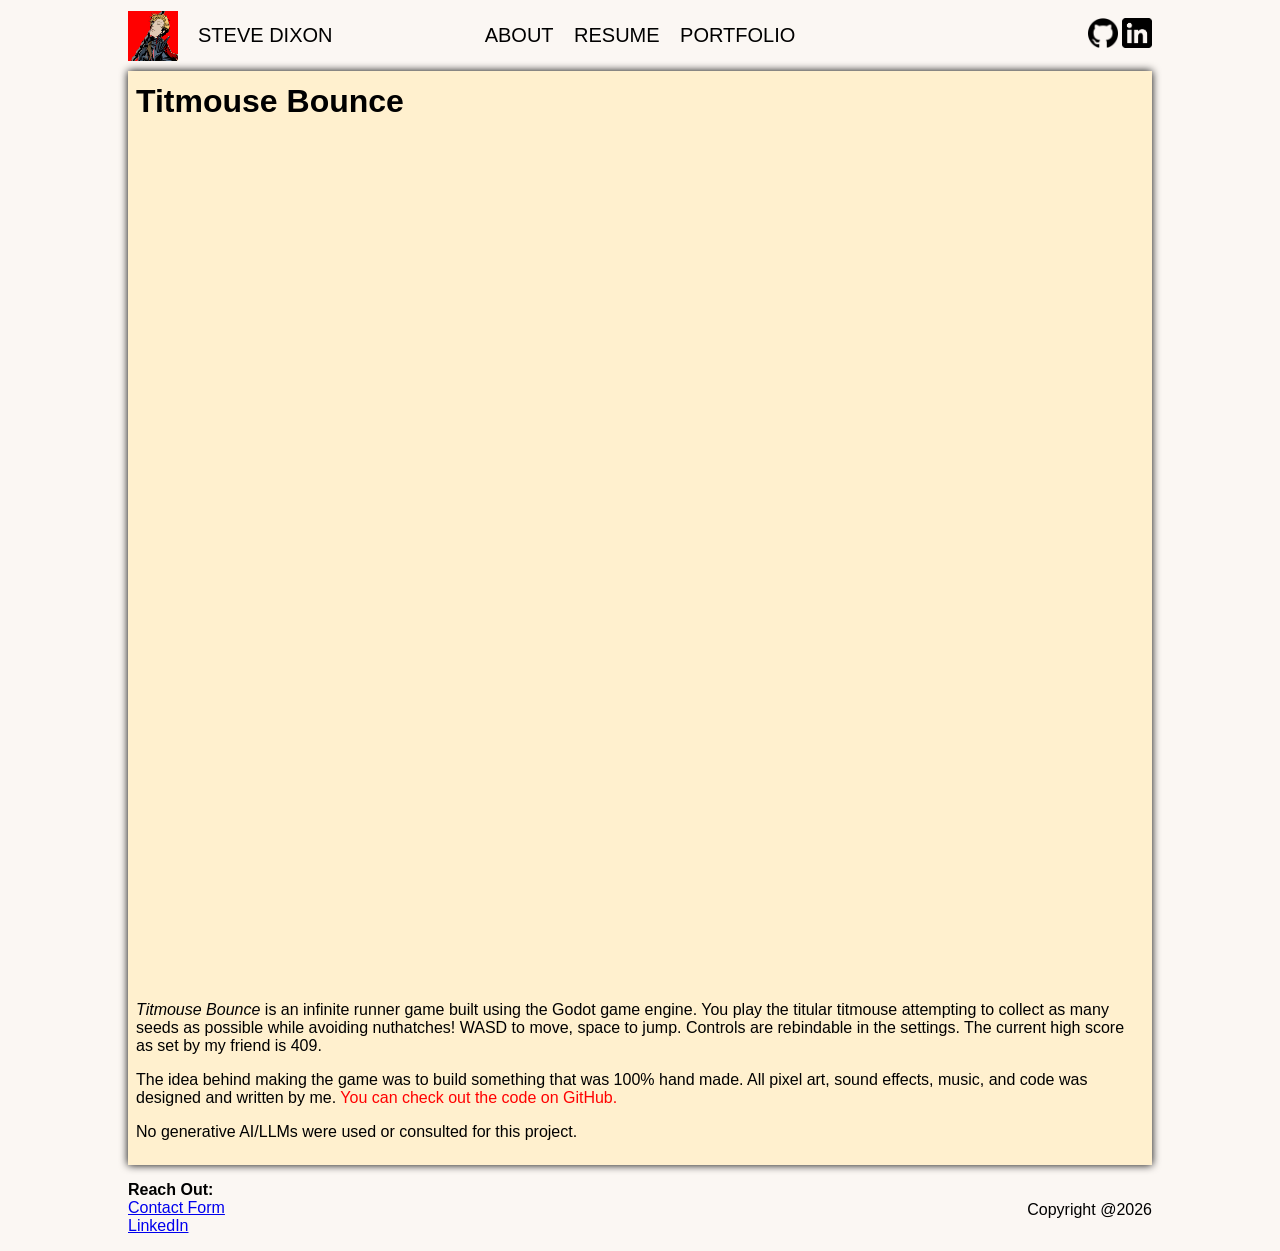
<file: portfolio/titmouse-bounce.html>
<!doctype html>
<html lang="en-US">
  <head>
    <meta charset="utf-8" />
    <meta name="viewport" content="width=device-width" />
    <link rel="stylesheet" href="/styles.css" />
    <link rel="preconnect" href="https://fonts.googleapis.com" />
    <link rel="preconnect" href="https://fonts.gstatic.com" crossorigin />
    <link
      href="https://fonts.googleapis.com/css2?family=M+PLUS+U:wght@100..900&family=Montserrat:ital,wght@0,100..900;1,100..900&display=swap"
      rel="stylesheet"
    />
    <script src="../components/header.js" type="text/javascript" defer></script>
    <script src="../components/footer.js" type="text/javascript" defer></script>
    <title>Steve's Portfolio</title>
    <link rel="icon" type="image/jpg" href="/favicon.ico" />
  </head>
  <body>
    <header-component></header-component>
    <main>
      <div class="portfolio">
        <h1>Titmouse Bounce</h1>
        <iframe
          frameborder="0"
          src="https://itch.io/embed-upload/16011178?color=333333"
          allowfullscreen=""
          width="100%"
          height="840"
        >
          <a href="https://stevetown.itch.io/titmouse-bounce">
            Play Titmouse Bounce on itch.io
          </a>
        </iframe>
        <p>
          <i>Titmouse Bounce</i> is an infinite runner game built using the
          Godot game engine. You play the titular titmouse attempting to collect
          as many seeds as possible while avoiding nuthatches! WASD to move,
          space to jump. Controls are rebindable in the settings. The current
          high score as set by my friend is 409.
        </p>
        <p>
          The idea behind making the game was to build something that was 100%
          hand made. All pixel art, sound effects, music, and code was designed
          and written by me.
          <a href="https://github.com/sdixon194/titmouse_bounce" target="_blank"
            >You can check out the code on GitHub.</a
          >
        </p>
        <p>No generative AI/LLMs were used or consulted for this project.</p>
      </div>
    </main>
    <footer-component></footer-component>
  </body>
</html>
</file>
<file: styles.css>
html {
  font-size: 1rem;
  font-family: "M PLUS U", sans-serif;
  background-color: #fbf7f3;
  overflow-x: hidden;
}
html,
body {
  height: 100%;
}
a {
  color: #ff0000;
  text-decoration: none;
}

body {
  width: 80%;
  margin: 0 auto;
  display: flex;
  flex-direction: column;
  background-size: cover;
  max-width: 2000px;
}

main {
  flex: 1;
}

.portfolio {
  padding: 0.5rem;
  background-color: #fff0ce;
  filter: drop-shadow(0 0 0.25rem black);
}

.portfolio h1 {
  margin-top: 0.25rem;
}

@media screen and (max-width: 1000px) {
  body {
    width: 100%;
    padding: 0.5rem;
  }

  main {
    width: 90%;
    margin: auto;
  }
}

@media screen and (max-width: 300) {
  html {
    font-size: 0.8rem;
  }
}

.video-container {
  max-width: 1000px;
  margin: auto;
}
</file>
